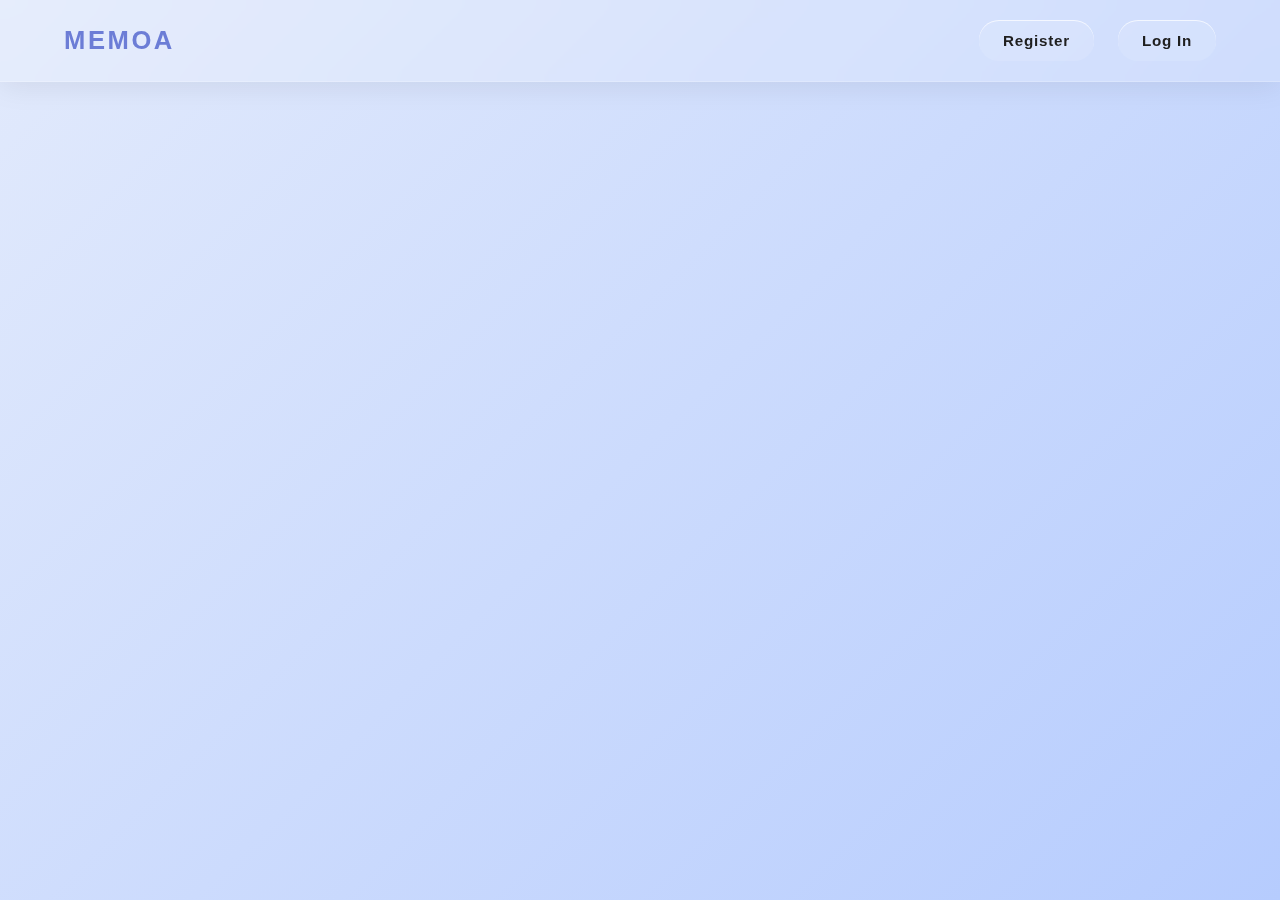
<file: html/index.html>
<!DOCTYPE html>
<html lang="en">
<head>
  <meta charset="UTF-8">
  <meta name="viewport" content="width=device-width, initial-scale=1.0">
  <title>Memoa | Organize your thoughts</title>
  <link rel="stylesheet" href="../css/style.css">
</head>
<body class="landing">
  <header class="landing__header">
    <div class="logo">Memoa</div>
    <nav class="landing__nav">
      <a href="../html/register.html" class="btn btn--secondary">Register</a>
      <a href="../html/login.html" class="btn btn--secondary">Log In</a>
    </nav>
  </header>

  <main class="hero">
    <div class="hero__text">
      <h1>Let's organize your thoughts</h1>
      <p>
        Structure ideas, keep track of todos and pin your favourites in one clean
        space. Memoa helps you stay in flow with a clear hierarchy and soft, calming
        visuals.
      </p>
      <div class="hero__cta">
        <a class="btn btn--primary" href="../html/register.html">Get Started</a>
        <small>Already have an account? <a href="../html/login.html">Log in</a></small>
      </div>
    </div>

    <div class="hero__card">
      <div style="width:100%;height:180px;border-radius:20px;background:rgba(171,196,255,0.35);margin-bottom:1.5rem;"></div>
      <p>
        “Memoa keeps everything where I need it. The interface is calm, the
        structure is intuitive, and the notes sync instantly.”
      </p>
    </div>
  </main>
</body>
</html>
</file>
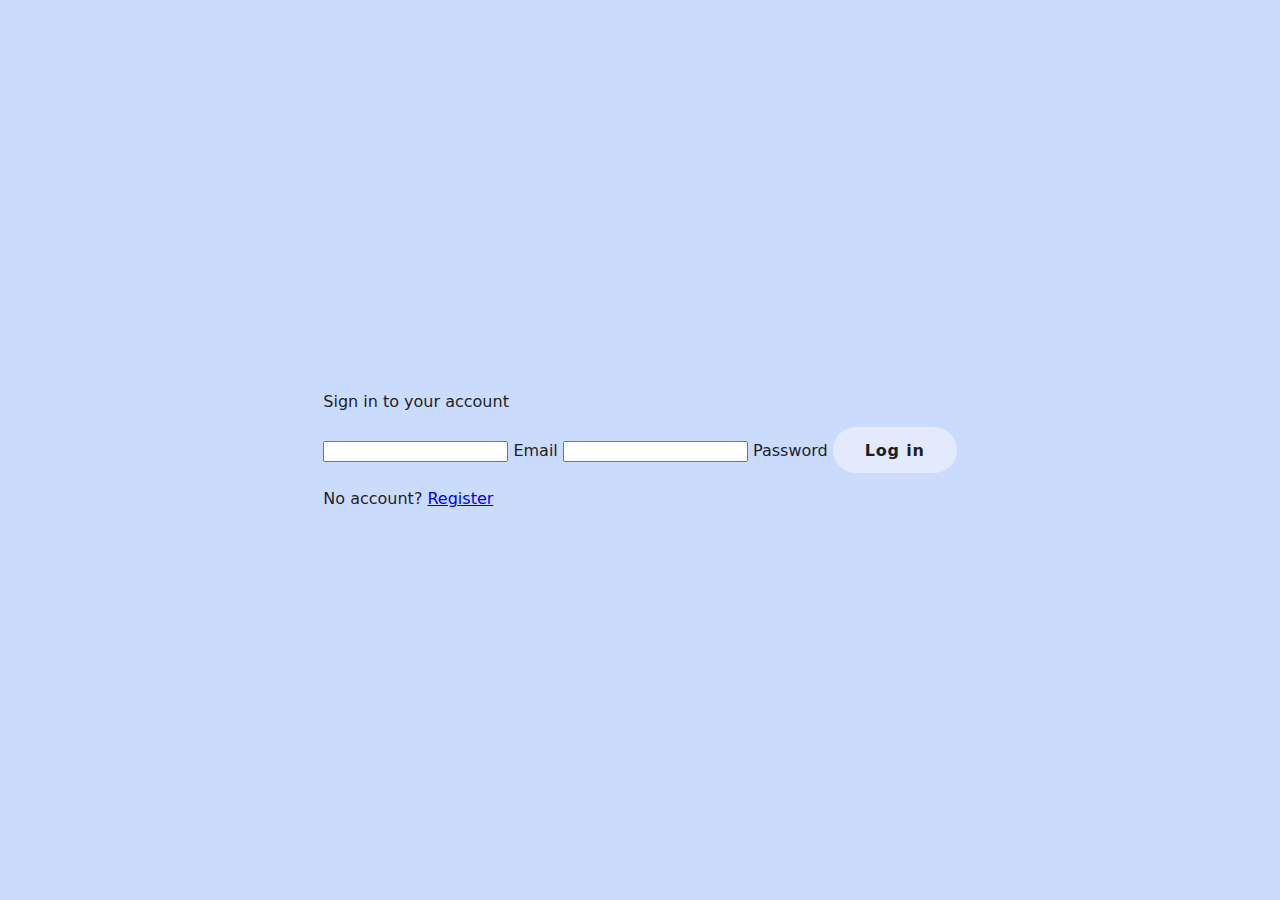
<file: html/dashboard.html>
<!DOCTYPE html>
<html lang="en">
<head>
  <meta charset="UTF-8">
  <meta name="viewport" content="width=device-width, initial-scale=1.0">
  <title>Memoa | My notes</title>
  <link rel="stylesheet" href="../css/style.css">
  <link rel="icon" type="image/png" href="../assets/Memoa.png">
</head>
<body class="dashboard-page">
  <div class="dashboard">
    <aside class="sidebar">
      <div class="sidebar__top">
        <a href="../html/index.html" class="sidebar__logo">Memoa</a>
        <button class="theme-toggle" id="themeToggle" aria-label="Toggle theme">☾</button>
      </div>
      <nav>
        <a href="../html/dashboard.html" class="active">Notes</a>
        <a href="../html/todo.html">To-do</a>
        <a href="../html/favourites.html">Favourites</a>
      </nav>
      <button class="sidebar__account-btn" id="sidebarAccount" aria-label="Account settings">
        <svg class="sidebar__account-icon" fill="none" height="20" viewBox="0 0 20 20" width="20" xmlns="http://www.w3.org/2000/svg">
          <g stroke="currentColor" stroke-linecap="round" stroke-width="1.5">
            <circle cx="10" cy="10" r="2.5"></circle>
            <path clip-rule="evenodd" d="m8.39079 2.80235c.53842-1.51424 2.67991-1.51424 3.21831-.00001.3392.95358 1.4284 1.40477 2.3425.97027 1.4514-.68995 2.9657.82427 2.2758 2.27575-.4345.91407.0166 2.00334.9702 2.34248 1.5143.53842 1.5143 2.67996 0 3.21836-.9536.3391-1.4047 1.4284-.9702 2.3425.6899 1.4514-.8244 2.9656-2.2758 2.2757-.9141-.4345-2.0033.0167-2.3425.9703-.5384 1.5142-2.67989 1.5142-3.21831 0-.33914-.9536-1.4284-1.4048-2.34247-.9703-1.45148.6899-2.96571-.8243-2.27575-2.2757.43449-.9141-.01669-2.0034-.97028-2.3425-1.51422-.5384-1.51422-2.67994.00001-3.21836.95358-.33914 1.40476-1.42841.97027-2.34248-.68996-1.45148.82427-2.9657 2.27575-2.27575.91407.4345 2.00333-.01669 2.34247-.97026z" fill-rule="evenodd"></path>
          </g>
        </svg>
        <span class="sidebar__account-label">Account</span>
      </button>
    </aside>

    <section class="workspace">
      <div class="workspace__header">
        <h2 class="workspace__title">My notes</h2>
        <button id="newNoteBtn" class="btn btn--new-note">+ New note</button>
      </div>

      <div class="workspace__body">
        <div class="notes-panel">
          <div id="notesGrid" class="notes-grid">
            <!-- Notes injected via JS -->
          </div>

          <form id="noteForm" class="form-card hidden" style="max-width:480px;">
            <h2 style="font-size:1.75rem;margin:0;">New note</h2>
            <label for="noteContent">
              Note
              <textarea id="noteContent" rows="5" placeholder="Write something..." required></textarea>
            </label>
            <label for="noteDueDate" class="note-form__date">
              Reminder (optional)
              <input id="noteDueDate" type="datetime-local">
            </label>
            <div class="note-card__actions" style="justify-content:flex-end;">
              <button type="button" class="btn btn--secondary" id="cancelNoteBtn">Cancel</button>
              <button type="submit" class="btn btn--primary">Save</button>
            </div>
          </form>
        </div>
        <aside class="assistant-panel" id="assistantPanel">
          <div class="assistant-panel__header">
            <div>
              <p class="assistant-panel__eyebrow">Memoa Assistant</p>
              <h3>Need a structure?</h3>
            </div>
            <button id="assistantOrganizeBtn" class="btn btn--secondary" type="button">
              Organize notes
            </button>
            <button id="assistantToggleBtn" class="assistant-toggle" type="button" aria-label="Toggle assistant">
              –
            </button>
          </div>

          <div id="assistantMessages" class="assistant-messages">
            <div class="assistant-message assistant-message--bot">
              Hi! Ask me anything or tap “Organize notes” and I’ll propose a clean structure.
            </div>
          </div>

          <form id="assistantForm" class="assistant-form">
            <input
              id="assistantInput"
              type="text"
              placeholder="e.g. Help me group ideas and todos"
              autocomplete="off"
              required
            >
            <button class="btn btn--primary" type="submit">Send</button>
          </form>
        </aside>
      </div>
    </section>
  </div>

  <script type="module" src="../js/main.js"></script>
  <script type="module" src="../js/theme-toggle.js"></script>
</body>
</html>
</file>
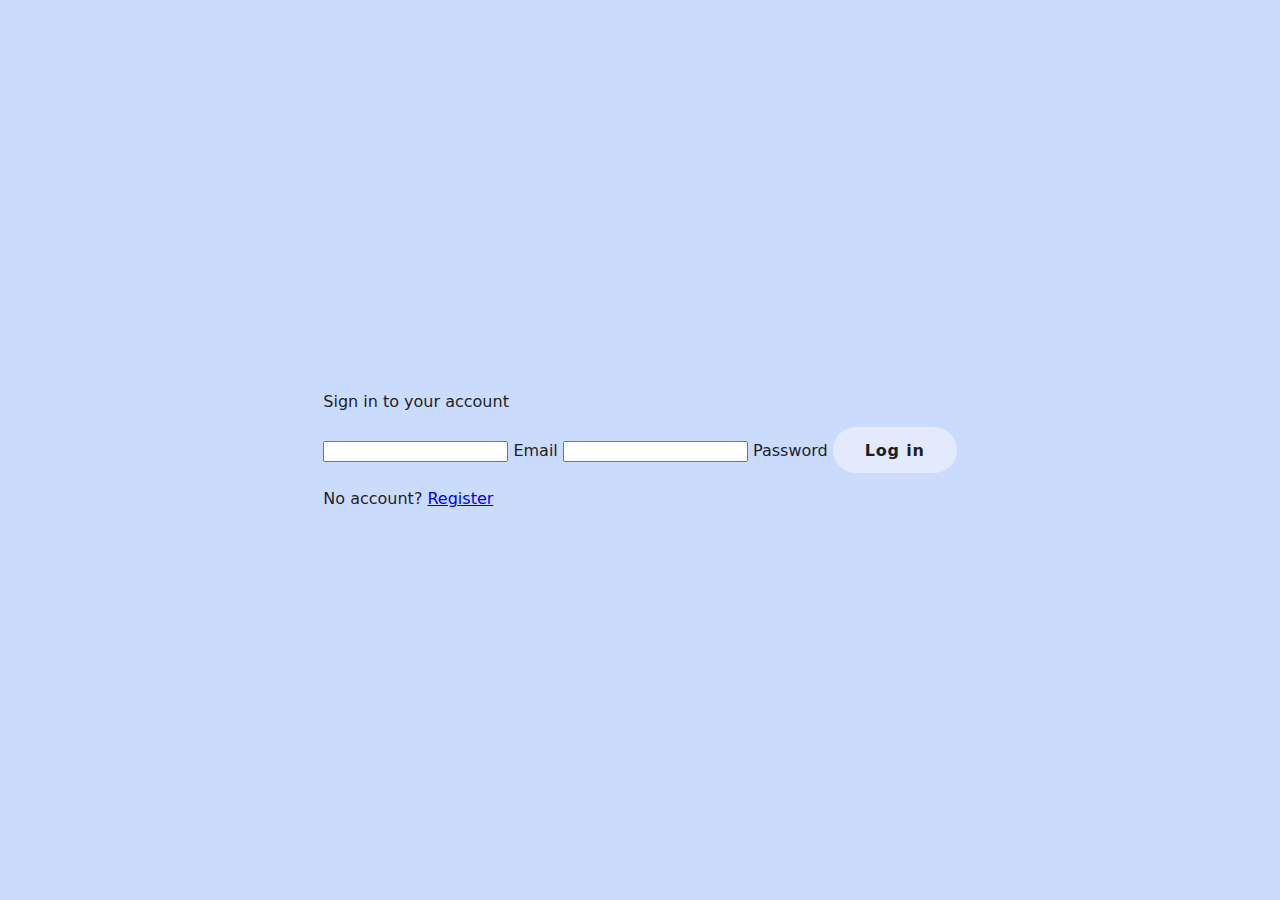
<file: html/favourites.html>
<!DOCTYPE html>
<html lang="en">
<head>
  <meta charset="UTF-8">
  <meta name="viewport" content="width=device-width, initial-scale=1.0">
  <title>Memoa | Favourites</title>
  <link rel="stylesheet" href="../css/style.css">
  <link rel="icon" type="image/png" href="../assets/Memoa.png">
</head>
<body class="dashboard-page">
  <div class="dashboard">
    <aside class="sidebar">
      <div class="sidebar__top">
        <a href="../html/index.html" class="sidebar__logo">Memoa</a>
        <button class="theme-toggle" id="themeToggle" aria-label="Toggle theme">☾</button>
      </div>
      <nav>
        <a href="../html/dashboard.html">Notes</a>
        <a href="../html/todo.html">To-do</a>
        <a href="../html/favourites.html" class="active">Favourites</a>
      </nav>
      <div class="sidebar__account" id="sidebarAccount"></div>
    </aside>

    <section class="workspace">
      <div class="workspace__header">
        <h2 class="workspace__title">Favourite snippets</h2>
      </div>

      <div class="favourites-wrapper">
        <form id="favouriteForm" class="favourites-form" enctype="multipart/form-data">
          <input id="favouriteTitle" type="text" placeholder="Title (optional)">
          <textarea id="favouriteContent" rows="3" placeholder="Add a highlight, link or snippet..." required></textarea>
          <label class="upload-chip" for="favouriteAttachment">Attach image</label>
          <input id="favouriteAttachment" type="file" accept="image/*">
          <div class="upload-preview" id="favouritePreviewWrapper" aria-hidden="true">
            <img id="favouritePreview" alt="Selected image preview" src="" />
          </div>
          <div class="favourites-form__actions">
            <input id="favouriteTag" type="text" placeholder="Tag (optional)">
            <select id="favouriteColor">
              <option value="sky">Sky</option>
              <option value="lavender">Lavender</option>
              <option value="peach">Peach</option>
              <option value="mint">Mint</option>
            </select>
            <button class="btn btn--primary" type="submit">Save favourite</button>
          </div>
        </form>

        <div id="favouritesGrid" class="favourites-grid">
          <!-- Favourite cards injected via JS -->
        </div>
      </div>
    </section>
  </div>

  <script type="module" src="../js/favourites.js"></script>
  <script type="module" src="../js/theme-toggle.js"></script>
</body>
</html>
</file>
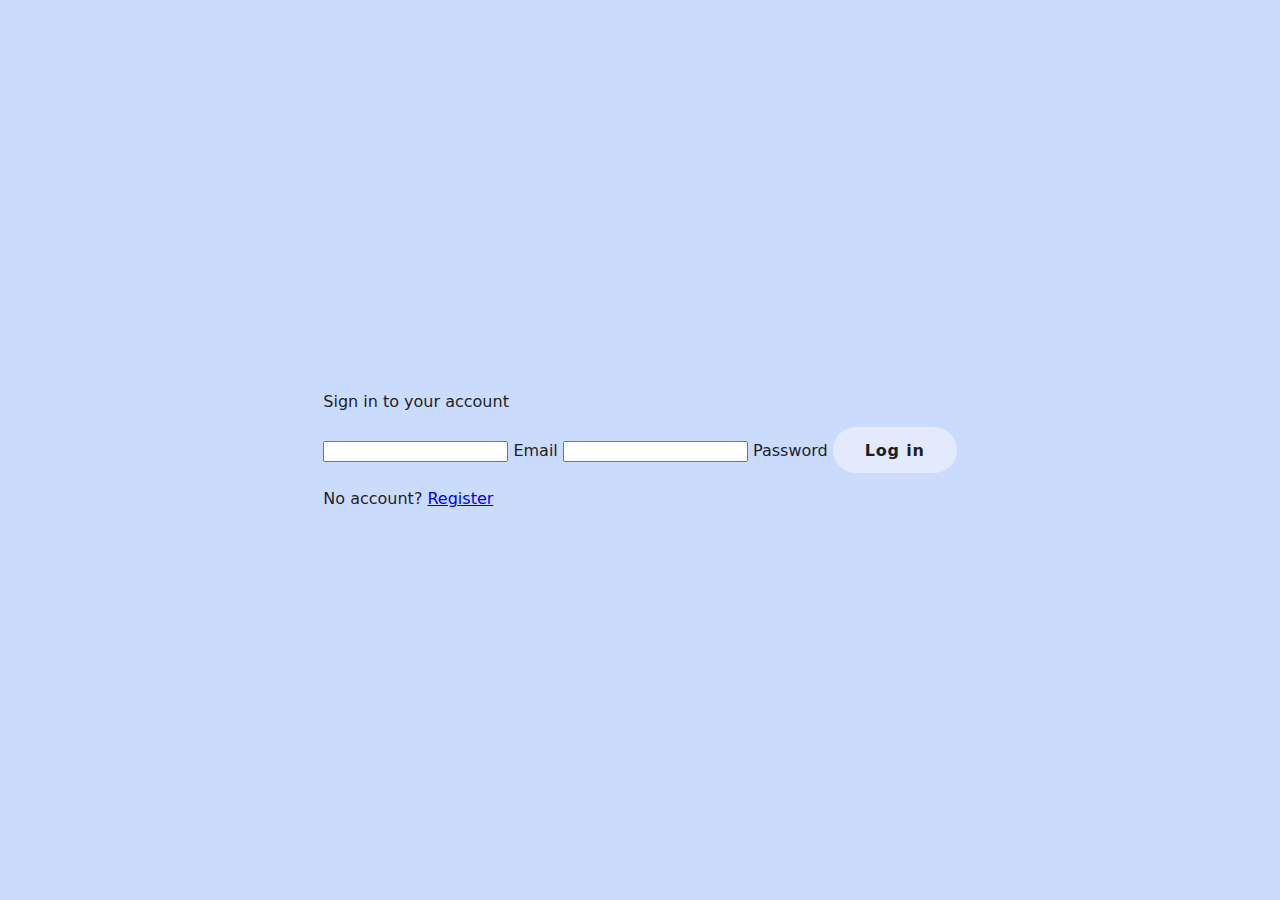
<file: html/hello.html>
<!DOCTYPE html>
<html lang="en">
<head>
  <meta charset="UTF-8">
  <meta name="viewport" content="width=device-width, initial-scale=1.0">
  <title>Memoa | Hello</title>
  <link rel="stylesheet" href="../css/style.css">
</head>
<body class="hello-page">
  <div class="hello-card">
    <h1 id="helloTitle">Hello!</h1>
    <p style="color:#f9fbff;max-width:460px;margin:0 auto 2rem;">
      Welcome back to your calm space for thoughts, todos and favourites. Ready to
      jump into your workspace?
    </p>
    <button id="proceedToNotes" class="btn btn--primary">Go to my notes</button>
  </div>

  <script type="module" src="../js/main.js"></script>
</body>
</html>
</file>
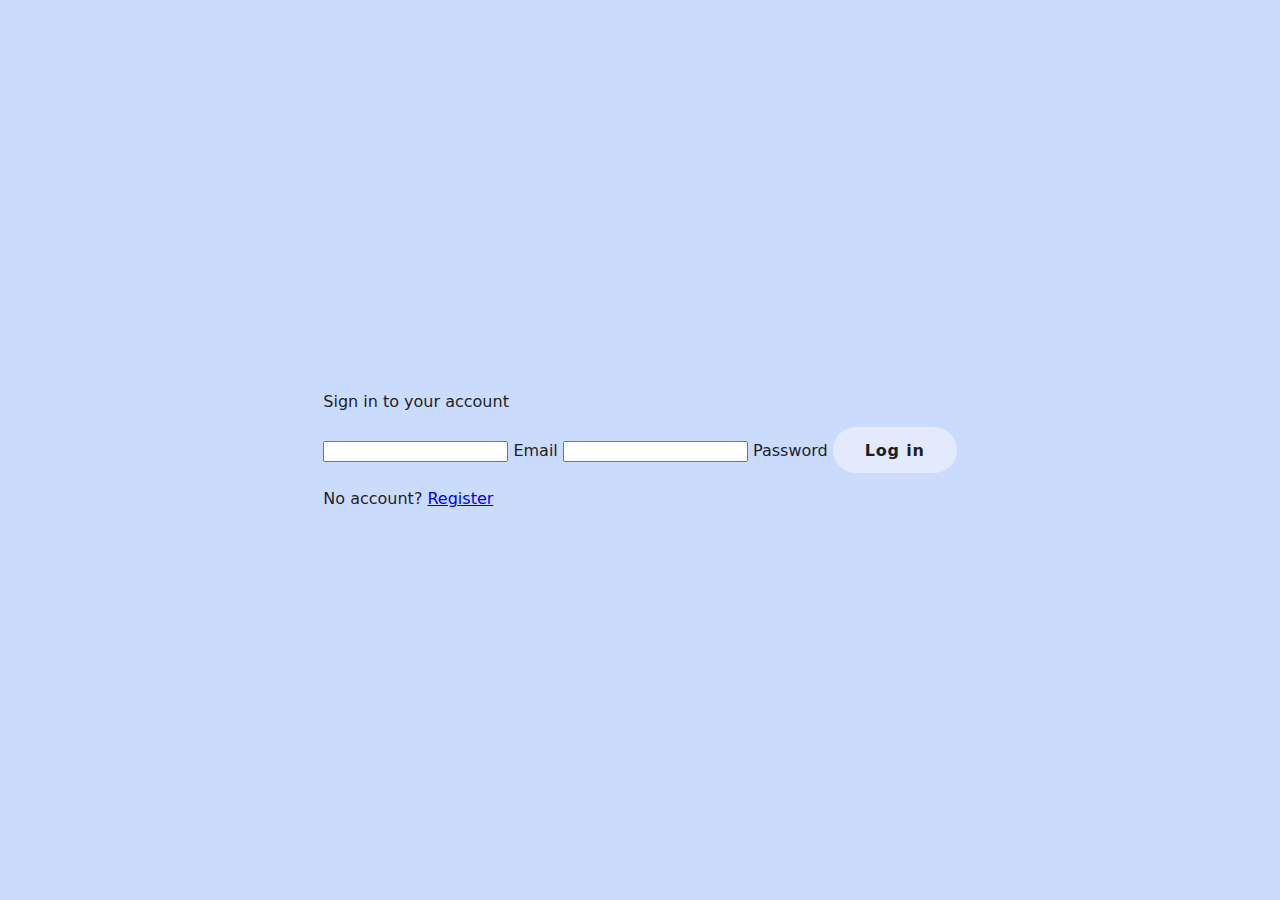
<file: html/login.html>
<!DOCTYPE html>
<html lang="en">
<head>
    <link rel="stylesheet" href="../css/style.css">
    <meta charset="UTF-8">
    <meta name="viewport" content="width=device-width, initial-scale=1.0">
    <title>Log In</title>
</head>
<body>
        <div class="formContainer">
            <form class="form">
       <p class="title">Sign in to your account</p>
            <label>
        <input required="" placeholder="" type="email" class="input">
        <span>Email</span>
    </label> 
      <label>
        <input required="" placeholder="" type="password" class="input">
        <span>Password</span>
    </label>
         <button type="submit" class="submit">
        Log in
      </button>

      <p class="signupLink">
        No account?
        <a href="../html/register.html">Register</a>
      </p>
   </form>
        </div>
</body>
</html>
</file>
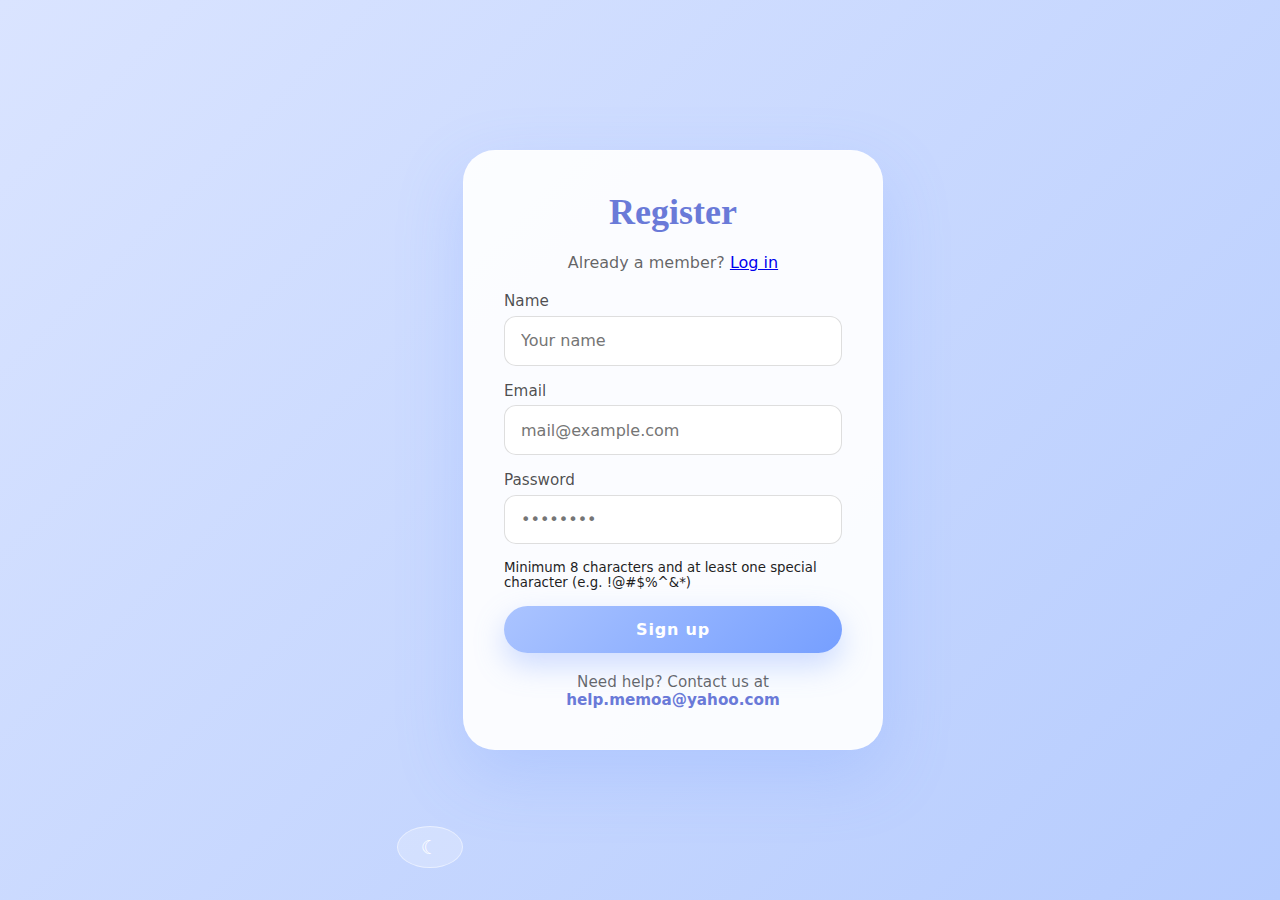
<file: html/register.html>
<!DOCTYPE html>
<html lang="en">
<head>
  <meta charset="UTF-8">
  <meta name="viewport" content="width=device-width, initial-scale=1.0">
  <title>Memoa | Register</title>
  <link rel="stylesheet" href="../css/style.css">
  <link rel="icon" type="image/png" href="../assets/Memoa.png">
</head>
<body class="auth-page">
  <div class="formContainer">
    <button class="theme-toggle theme-toggle--form" id="themeToggle" aria-label="Toggle theme">☾</button>
    <div class="form-card">
      <h1>Register</h1>
      <p>Already a member? <a href="../html/login.html">Log in</a></p>

      <form id="registerForm">
        <label for="registerName">
          Name
          <input id="registerName" name="name" type="text" placeholder="Your name" required>
        </label>
        <label for="registerEmail">
          Email
          <input id="registerEmail" name="email" type="email" placeholder="mail@example.com" required>
        </label>
        <label for="registerPassword">
          Password
          <input id="registerPassword" name="password" type="password" placeholder="••••••••" required minlength="8" pattern="(?=.*[!@#$%^&*]).{8,}" title="Minimum 8 characters and at least one special character (e.g. !@#$%^&*)">
        </label>
        <small class="input-hint">Minimum 8 characters and at least one special character (e.g. !@#$%^&*)</small>
        <button type="submit" class="btn btn--primary">Sign up</button>
      </form>

      <p class="form-footer">Need help? Contact us at <a href="mailto:help.memoa@yahoo.com">help.memoa@yahoo.com</a></p>
    </div>
  </div>

  <script type="module" src="../js/auth.js"></script>
  <script type="module" src="../js/theme-toggle.js"></script>
</body>
</html>
</file>
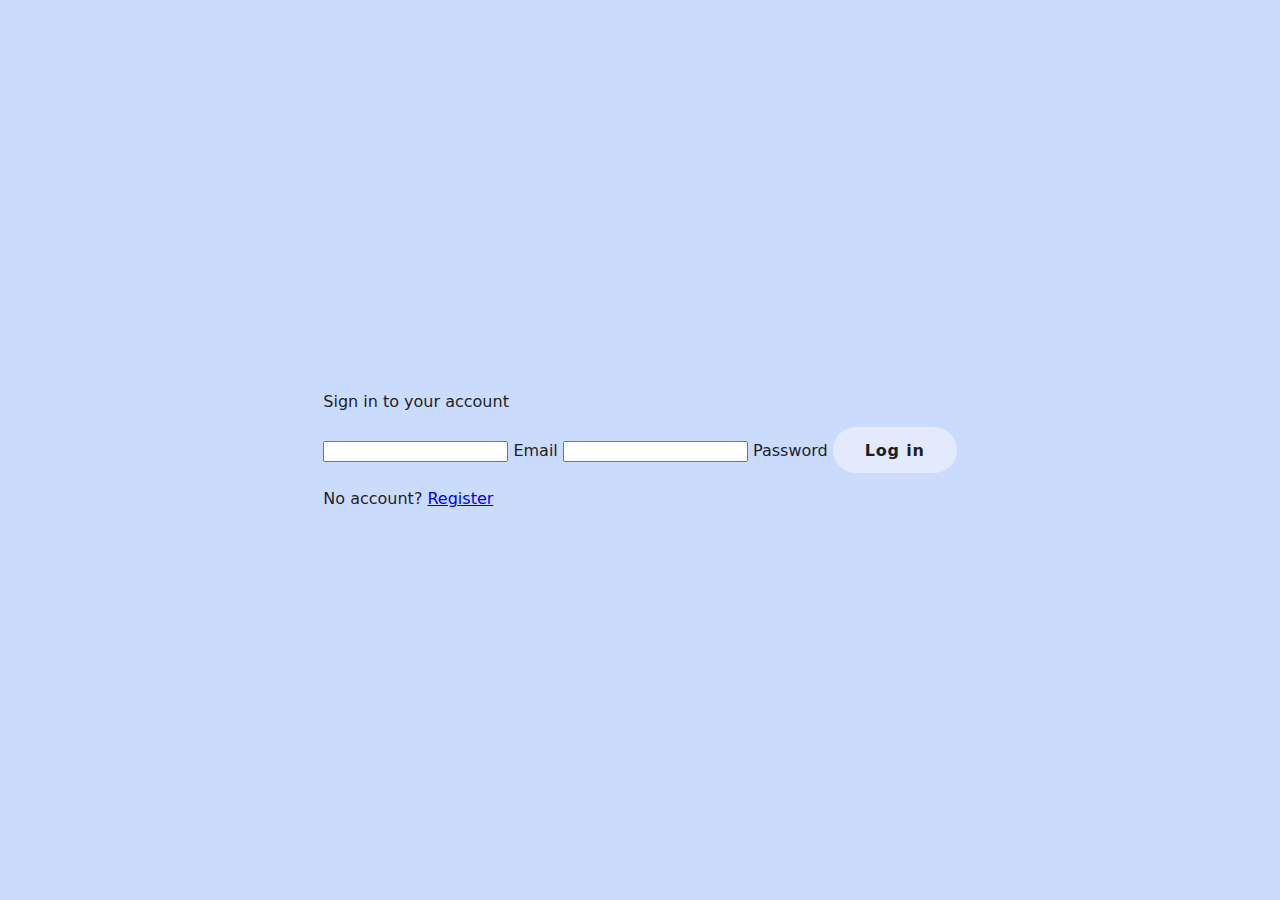
<file: html/todo.html>
<!DOCTYPE html>
<html lang="en">
<head>
  <meta charset="UTF-8">
  <meta name="viewport" content="width=device-width, initial-scale=1.0">
  <title>Memoa | To-do board</title>
  <link rel="stylesheet" href="../css/style.css">
  <link rel="icon" type="image/png" href="../assets/Memoa.png">
</head>
<body class="dashboard-page">
  <div class="dashboard">
    <aside class="sidebar">
      <div class="sidebar__top">
        <a href="../html/index.html" class="sidebar__logo">Memoa</a>
        <button class="theme-toggle" id="themeToggle" aria-label="Toggle theme">☾</button>
      </div>
      <nav>
        <a href="../html/dashboard.html">Notes</a>
        <a href="../html/todo.html" class="active">To-do</a>
        <a href="../html/favourites.html">Favourites</a>
      </nav>
      <button class="sidebar__account-btn" id="sidebarAccount" aria-label="Account settings">
        <svg class="sidebar__account-icon" fill="none" height="20" viewBox="0 0 20 20" width="20" xmlns="http://www.w3.org/2000/svg">
          <g stroke="currentColor" stroke-linecap="round" stroke-width="1.5">
            <circle cx="10" cy="10" r="2.5"></circle>
            <path clip-rule="evenodd" d="m8.39079 2.80235c.53842-1.51424 2.67991-1.51424 3.21831-.00001.3392.95358 1.4284 1.40477 2.3425.97027 1.4514-.68995 2.9657.82427 2.2758 2.27575-.4345.91407.0166 2.00334.9702 2.34248 1.5143.53842 1.5143 2.67996 0 3.21836-.9536.3391-1.4047 1.4284-.9702 2.3425.6899 1.4514-.8244 2.9656-2.2758 2.2757-.9141-.4345-2.0033.0167-2.3425.9703-.5384 1.5142-2.67989 1.5142-3.21831 0-.33914-.9536-1.4284-1.4048-2.34247-.9703-1.45148.6899-2.96571-.8243-2.27575-2.2757.43449-.9141-.01669-2.0034-.97028-2.3425-1.51422-.5384-1.51422-2.67994.00001-3.21836.95358-.33914 1.40476-1.42841.97027-2.34248-.68996-1.45148.82427-2.9657 2.27575-2.27575.91407.4345 2.00333-.01669 2.34247-.97026z" fill-rule="evenodd"></path>
          </g>
        </svg>
        <span class="sidebar__account-label">Account</span>
      </button>
    </aside>

    <section class="workspace">
      <div class="workspace__header">
        <h2 class="workspace__title">My to-dos</h2>
      </div>

      <div class="kanban-wrapper">
        <form id="kanbanAddForm" class="kanban-add-form">
          <textarea id="kanbanNewContent" placeholder="Add a new sticky note..." required></textarea>
          <button class="btn btn--primary" type="submit">Add</button>
        </form>

        <div class="kanban-board" id="kanbanBoard">
          <div class="kanban-column" data-stage="todo">
            <h3>To do</h3>
            <div class="kanban-dropzone" data-stage="todo"></div>
          </div>
          <div class="kanban-column" data-stage="in-progress">
            <h3>In process</h3>
            <div class="kanban-dropzone" data-stage="in-progress"></div>
          </div>
          <div class="kanban-column" data-stage="done">
            <h3>Done</h3>
            <div class="kanban-dropzone" data-stage="done"></div>
          </div>
        </div>
      </div>
    </section>
  </div>

  <script type="module" src="../js/kanban.js"></script>
  <script type="module" src="../js/theme-toggle.js"></script>
</body>
</html>
</file>
<file: css/style.css>
/* Improve text visibility for dark mode */
.hero__heading {
  color: #6174e0;
}

:root[data-theme='dark'] .hero__heading {
  color: #bfcaff;
}

.hero__desc {
  color: rgba(31, 31, 31, 0.85);
}

:root[data-theme='dark'] .hero__desc {
  color: #e0e6ff;
}

.hero__small {
  color: #444;
}

:root[data-theme='dark'] .hero__small {
  color: #bfcaff;
}

.hero__card-text {
  color: #222;
}

:root[data-theme='dark'] .hero__card-text {
  color: #e0e6ff;
}
@import url('https://fonts.googleapis.com/css2?family=Libre+Baskerville:wght@400;700&family=Inter:wght@400;500;600&display=swap');

:root {
  --bg-light: #E2EAFC;
  --bg-dark: #B6CCFE;
  --accent-primary: #ABC4FF;
  --accent-secondary: #769FFF;
  --panel: #CBDBFD;
  --card: #B6CCFE;
  --text-dark: #1F1F1F;
  --text-light: #FFFFFF;
  --shadow-color: rgba(118, 159, 255, 0.25);
  font-family: 'Inter', system-ui, -apple-system, BlinkMacSystemFont, 'Segoe UI', sans-serif;
}

:root[data-theme='dark'] {
  --bg-light: #1f253a;
  --bg-dark: #111525;
  --accent-primary: #7a8dff;
  --accent-secondary: #5e7bff;
  --panel: #181d2f;
  --card: #222741;
  --text-dark: #f5f7ff;
  --text-light: #f5f7ff;
  --shadow-color: rgba(0, 0, 0, 0.5);
}

* {
  box-sizing: border-box;
}

html,
body {
  height: 100%;
  margin: 0;
}

body {
  min-height: 100vh;
  color: var(--text-dark);
  background-color: var(--panel);
  transition: background-color 0.3s ease, color 0.3s ease;
}

@keyframes heroReveal {
  from {
    opacity: 0;
    transform: translateY(40px);
  }
  to {
    opacity: 1;
    transform: translateY(0);
  }
}

::selection {
  background: rgba(118, 159, 255, 0.35);
  color: var(--text-dark);
}

body.landing,
body.hello-page {
  background: linear-gradient(135deg, var(--bg-light) 0%, var(--bg-dark) 100%);
  padding-top: 5.5rem;
}

body.auth-page {
  background: linear-gradient(135deg, #dae4ff, var(--bg-dark));
}

body.dashboard-page {
  background: var(--panel);
}

.landing__header {
  position: fixed;
  top: 0;
  left: 0;
  right: 0;
  z-index: 1000;
  display: flex;
  justify-content: space-between;
  align-items: center;
  padding: 1.25rem 4rem;
  font-family: 'Inter', sans-serif;
  background: rgba(255, 255, 255, 0.15);
  backdrop-filter: blur(12px);
  border-bottom: 1px solid rgba(255, 255, 255, 0.2);
  box-shadow: 0 4px 30px rgba(0, 0, 0, 0.08);
  transition: all 0.3s ease;
}

/* Dark theme overrides for header and nav pills */
:root[data-theme='dark'] .landing__header {
  background: rgba(18, 22, 34, 0.6);
  border-bottom: 1px solid rgba(255, 255, 255, 0.04);
  box-shadow: 0 8px 40px rgba(0, 0, 0, 0.6);
}

:root[data-theme='dark'] .landing__nav a {
  background: rgba(255, 255, 255, 0.04);
  color: var(--text-light);
}

:root:not([data-theme='dark']) .landing__nav a {
  color: var(--text-dark);
}

/* Ensure header uses theme variables for stronger dark-mode appearance */
.landing__header {
  color: var(--text-dark);
}

:root[data-theme='dark'] .landing__header {
  color: var(--text-light);
  background: linear-gradient(180deg, rgba(30,34,52,0.7), rgba(18,22,34,0.7));
  border-bottom: 1px solid rgba(255,255,255,0.06);
}

.landing__nav a {
  /* make pills use the card color when available */
  background-clip: padding-box;
}

.theme-toggle {
  width: 42px;
  height: 42px;
  border-radius: 50%;
  border: 1px solid rgba(255, 255, 255, 0.5);
  background: rgba(255, 255, 255, 0.25);
  display: flex;
  align-items: center;
  justify-content: center;
  cursor: pointer;
  font-size: 1.2rem;
  color: #fff;
  transition: background 0.3s ease, transform 0.2s ease;
}

.dashboard .theme-toggle {
  margin-left: auto;
  background: rgba(0, 0, 0, 0.15);
  border-color: rgba(255, 255, 255, 0.1);
}

.theme-toggle:hover {
  transform: translateY(-2px);
  background: rgba(255, 255, 255, 0.4);
}

.theme-toggle--form {
  align-self: flex-end;
  margin-bottom: 1rem;
}

.theme-toggle:hover {
  transform: translateY(-2px);
  background: rgba(255, 255, 255, 0.4);
}

.logo {
  font-size: 1.6rem;
  font-weight: 700;
  color: #6c7dd6;
  letter-spacing: 0.1em;
  text-transform: uppercase;
  transition: transform 0.3s ease;
}

.logo:hover {
  transform: scale(1.05);
}

.landing__nav {
  display: flex;
  gap: 1.5rem;
  align-items: center;
}

.landing__nav a {
  text-decoration: none;
  color: var(--text-dark);
  font-weight: 600;
  font-size: 0.95rem;
  padding: 0.75rem 1.5rem;
  border-radius: 20px;
  transition: all 0.3s ease;
  background: rgba(255, 255, 255, 0.1);
}

.landing__nav a:hover {
  background: rgba(255, 255, 255, 0.25);
  transform: translateY(-2px);
  box-shadow: 0 8px 20px rgba(108, 125, 214, 0.2);
}

.hero {
  display: grid;
  grid-template-columns: repeat(auto-fit, minmax(320px, 1fr));
  align-items: center;
  gap: 3rem;
  padding: 4rem 4rem 4rem;
}

.hero__text h1 {
  font-family: 'Libre Baskerville', serif;
  font-size: clamp(3rem, 5vw, 4.5rem);
  color: #6174e0;
  margin-bottom: 1.5rem;
  letter-spacing: -0.02em;
}

.hero__text {
  opacity: 0;
  animation: heroReveal 0.85s ease forwards;
}

.hero__text p {
  line-height: 1.6;
  max-width: 480px;
  color: rgba(31, 31, 31, 0.85);
}

.hero__cta {
  margin-top: 2rem;
  display: flex;
  gap: 1rem;
  align-items: center;
}

.hero__card {
  background: rgba(255, 255, 255, 0.2);
  border-radius: 28px;
  padding: 2.25rem;
  border: 1px solid rgba(255, 255, 255, 0.35);
  box-shadow: 0 25px 60px var(--shadow-color);
  backdrop-filter: blur(18px);
  min-height: 320px;
  opacity: 0;
  animation: heroReveal 0.9s ease forwards 0.12s;
}

button,
.btn {
  outline: none;
  border: none;
  cursor: pointer;
  border-radius: 999px;
  padding: 0.85rem 2rem;
  font-size: 1rem;
  font-weight: 600;
  letter-spacing: 0.05em;
  background: var(--bg-light);
  color: var(--text-dark);
  transition: transform 0.2s ease, box-shadow 0.2s ease;
  font-family: inherit;
}

.btn--primary {
  background: linear-gradient(135deg, var(--accent-primary), var(--accent-secondary));
  color: var(--text-light);
  box-shadow: 0 12px 30px rgba(118, 159, 255, 0.35);
  position: relative;
  overflow: hidden;
}

.btn--primary::after {
  content: '';
  position: absolute;
  inset: 0;
  border-radius: inherit;
  background: rgba(255, 255, 255, 0.18);
  opacity: 0;
  transition: opacity 0.25s ease;
}

.btn--primary:hover::after {
  opacity: 1;
}
.btn--secondary {
  background: rgba(255, 255, 255, 0.8);
  color: #6376e0;
  box-shadow: inset 0 1px 0 rgba(255, 255, 255, 0.7);
}

button:hover,
.btn:hover {
  transform: translateY(-1px);
  box-shadow: 0 15px 30px rgba(118, 159, 255, 0.2);
}

.formContainer {
  display: flex;
  justify-content: center;
  align-items: center;
  min-height: 100vh;
  padding: 1rem;
}

.form-card {
  width: min(420px, 100%);
  background: rgba(255, 255, 255, 0.92);
  border-radius: 32px;
  padding: 2.5rem;
  box-shadow: 0 25px 65px rgba(118, 159, 255, 0.25);
  border: 1px solid rgba(255, 255, 255, 0.35);
  display: flex;
  flex-direction: column;
  gap: 1.25rem;
}

.form-card h1 {
  font-family: 'Libre Baskerville', serif;
  text-align: center;
  margin: 0;
  font-size: 2.25rem;
  color: #6a7ad8;
}

.form-card p {
  text-align: center;
  color: rgba(31, 31, 31, 0.7);
  margin: 0;
}

.form-card form {
  display: flex;
  flex-direction: column;
  gap: 1rem;
}

.form-card label {
  display: flex;
  flex-direction: column;
  gap: 0.35rem;
  font-size: 0.95rem;
  color: rgba(31, 31, 31, 0.8);
}

.form-card input,
.form-card textarea {
  border-radius: 12px;
  border: 1px solid rgba(31, 31, 31, 0.15);
  padding: 0.9rem 1rem;
  font-size: 1rem;
  font-family: inherit;
  background: rgba(255, 255, 255, 0.85);
}

.form-card input:focus,
.form-card textarea:focus {
  outline: 2px solid rgba(118, 159, 255, 0.6);
  border-color: transparent;
}

.form-card .form-footer {
  text-align: center;
  font-size: 0.95rem;
}

.form-card .form-footer a {
  color: #6a7ad8;
  text-decoration: none;
  font-weight: 600;
}

.form-card .form-footer a:hover {
  text-decoration: underline;
}

.hello-screen {
  min-height: 100vh;
  display: flex;
  flex-direction: column;
  align-items: center;
  justify-content: center;
  text-align: center;
  gap: 1.5rem;
  padding: 2rem;
  color: #f9fbff;
}

.hello-screen h1 {
  font-family: 'Libre Baskerville', serif;
  font-size: clamp(2.5rem, 6vw, 4rem);
  letter-spacing: 0.05em;
}

.hello-screen p {
  font-size: 1.1rem;
  opacity: 0.9;
}

.dashboard {
  display: grid;
  grid-template-columns: 260px 1fr;
  min-height: 100vh;
}

.sidebar {
  background: linear-gradient(180deg, #2b2f43, #1c2033);
  color: #e9ecff;
  padding: 2rem 1.5rem;
  display: flex;
  flex-direction: column;
  gap: 2rem;
}

.sidebar__logo {
  font-size: 1.5rem;
  font-weight: 700;
  color: inherit;
  text-decoration: none;
  cursor: pointer;
  display: block;
}

.sidebar nav {
  display: flex;
  flex-direction: column;
  gap: 1rem;
}

.sidebar__top {
  display: flex;
  justify-content: space-between;
  align-items: center;
  gap: 0.5rem;
}

.sidebar nav a {
  color: #e9ecff;
  text-decoration: none;
  font-weight: 500;
  opacity: 0.8;
}

.sidebar nav a.active {
  opacity: 1;
}

.sidebar__account {
  margin-top: auto;
  font-size: 0.9rem;
  opacity: 0.8;
}

.workspace {
  padding: 3rem;
  background: var(--panel);
  display: flex;
  flex-direction: column;
  gap: 2rem;
}

.workspace__body {
  display: grid;
  grid-template-columns: minmax(0, 1fr) 320px;
  gap: 2rem;
  align-items: flex-start;
}

.notes-panel {
  display: flex;
  flex-direction: column;
  gap: 2rem;
}

.kanban-wrapper {
  display: flex;
  flex-direction: column;
  gap: 2rem;
}

.kanban-board {
  display: grid;
  grid-template-columns: repeat(auto-fit, minmax(260px, 1fr));
  gap: 1.5rem;
}

.kanban-column {
  background: rgba(255, 255, 255, 0.78);
  border-radius: 24px;
  padding: 1.25rem;
  display: flex;
  flex-direction: column;
  gap: 1rem;
  min-height: 360px;
  box-shadow: 0 20px 40px rgba(118, 159, 255, 0.2);
  border: 1px solid rgba(255, 255, 255, 0.4);
  backdrop-filter: blur(12px);
}

.kanban-column h3 {
  margin: 0;
  font-size: 1.2rem;
  color: #4d5fd1;
}

.kanban-dropzone {
  flex: 1;
  display: flex;
  flex-direction: column;
  gap: 1rem;
  min-height: 250px;
}

.kanban-dropzone.drag-over {
  outline: 2px dashed rgba(118, 159, 255, 0.6);
  outline-offset: 6px;
}

.sticky-note {
  background: #e4eaff;
  border-radius: 18px;
  padding: 1rem;
  min-height: 120px;
  box-shadow: 0 15px 25px rgba(0, 0, 0, 0.1);
  cursor: grab;
  display: flex;
  flex-direction: column;
  gap: 0.75rem;
}

.sticky-note[data-stage='in-progress'] {
  background: #d1dbff;
}

.sticky-note[data-stage='done'] {
  background: #c0d0ff;
}

.sticky-note textarea {
  border: none;
  background: transparent;
  resize: none;
  min-height: 80px;
  font-size: 0.95rem;
  color: #2f2f2f;
}

.sticky-note textarea:focus {
  outline: none;
}

.sticky-note__actions {
  display: flex;
  justify-content: space-between;
  font-size: 0.8rem;
  color: rgba(47, 47, 47, 0.6);
}

.kanban-add-form {
  display: flex;
  gap: 0.75rem;
  align-items: center;
}

.kanban-add-form textarea {
  flex: 1;
  border-radius: 18px;
  border: 1px solid rgba(31, 31, 31, 0.1);
  padding: 0.85rem 1rem;
  font-size: 1rem;
  resize: none;
  min-height: 80px;
}

.favourites-wrapper {
  display: flex;
  flex-direction: column;
  gap: 2rem;
}

.favourites-form {
  background: rgba(255, 255, 255, 0.9);
  border-radius: 24px;
  padding: 1.5rem;
  display: flex;
  flex-direction: column;
  gap: 0.85rem;
  box-shadow: 0 20px 40px rgba(118, 159, 255, 0.2);
}

.favourites-form input,
.favourites-form textarea,
.favourites-form select {
  border-radius: 14px;
  border: 1px solid rgba(31, 31, 31, 0.15);
  padding: 0.8rem 1rem;
  font-size: 1rem;
  font-family: inherit;
}
}

.favourites-form__actions {
  display: flex;
  justify-content: space-between;
  gap: 1rem;
  flex-wrap: wrap;
}

.favourites-form__actions input {
  flex: 1;
  min-width: 180px;
}

.favourites-form__actions select {
  min-width: 140px;
}

.note-form__date {
  display: flex;
  flex-direction: column;
  gap: 0.35rem;
  font-size: 0.95rem;
  color: rgba(31, 31, 31, 0.7);
}

.note-form__date input {
  border-radius: 12px;
  border: 1px solid rgba(31, 31, 31, 0.15);
  padding: 0.65rem 0.85rem;
  font-size: 1rem;
}

.upload-chip {
  border: 1px dashed rgba(31, 31, 31, 0.2);
  border-radius: 14px;
  padding: 0.8rem 1rem;
  font-size: 0.95rem;
  color: rgba(31, 31, 31, 0.7);
  display: inline-flex;
  align-items: center;
  gap: 0.5rem;
  cursor: pointer;
  transition: border-color 0.2s ease;
}

.upload-chip input {
  display: none;
}

.upload-chip:hover {
  border-color: rgba(118, 159, 255, 0.6);
  color: #6174e0;
}

.favourite-card__image {
  width: 100%;
  border-radius: 14px;
  max-height: 160px;
  object-fit: cover;
}

.favourites-grid {
  display: grid;
  grid-template-columns: repeat(auto-fit, minmax(220px, 1fr));
  gap: 1.5rem;
}

.favourite-card {
  border-radius: 24px;
  padding: 1.25rem;
  min-height: 160px;
  display: flex;
  flex-direction: column;
  gap: 0.75rem;
  box-shadow: 0 18px 35px rgba(0, 0, 0, 0.12);
  color: var(--text-dark);
}

:root[data-theme='dark'] .favourite-card {
  color: #e0e6ff;
}

.favourite-card h4 {
  color: #222;
}

:root[data-theme='dark'] .favourite-card h4 {
  color: #e0e6ff;
}

.favourite-card__tag {
  color: #444;
}

:root[data-theme='dark'] .favourite-card__tag {
  color: #bfcaff;
}
}

.favourite-card h4 {
  margin: 0;
  font-size: 1.1rem;
}

.favourite-card__tag {
  text-transform: uppercase;
  font-size: 0.7rem;
  letter-spacing: 0.2em;
  opacity: 0.7;
}

.favourite-card__actions {
  margin-top: auto;
  display: flex;
  justify-content: flex-end;
}

.favourite-card button {
  background: rgba(255, 255, 255, 0.3);
  border-radius: 999px;
  padding: 0.4rem 1rem;
}

.favourite-card.sky {
  background: linear-gradient(135deg, #dbe6ff, #aecbff);
  color: #222;
}
:root[data-theme='dark'] .favourite-card.sky {
  background: linear-gradient(135deg, #3a4666, #2a3450);
  color: #e0e6ff;
}
}

.favourite-card.lavender {
  background: linear-gradient(135deg, #e9dbff, #c5b0ff);
  color: #222;
}
:root[data-theme='dark'] .favourite-card.lavender {
  background: linear-gradient(135deg, #4a4066, #2e2540);
  color: #e0e6ff;
}
}

.favourite-card.peach {
  background: linear-gradient(135deg, #ffe3d7, #ffc3a9);
  color: #222;
}
:root[data-theme='dark'] .favourite-card.peach {
  background: linear-gradient(135deg, #664a40, #402a25);
  color: #e0e6ff;
}
}

.favourite-card.mint {
  background: linear-gradient(135deg, #dff9e5, #b6f0cc);
  color: #222;
}
:root[data-theme='dark'] .favourite-card.mint {
  background: linear-gradient(135deg, #40664a, #25402a);
  color: #e0e6ff;
}
}

.workspace__header {
  display: flex;
  justify-content: space-between;
  align-items: center;
}

.workspace__title {
  font-family: 'Libre Baskerville', serif;
  font-size: 2.5rem;
  color: #6a7ad8;
}

:root[data-theme='dark'] .workspace__title {
  color: #bfcaff;
}
}

.notes-grid {
  display: grid;
  grid-template-columns: repeat(auto-fit, minmax(200px, 1fr));
  gap: 1.5rem;
}

.note-card {
  background: var(--card);
  border-radius: 20px;
  padding: 1.5rem;
  min-height: 150px;
  display: flex;
  flex-direction: column;
  gap: 0.75rem;
  color: var(--text-dark);
  box-shadow: inset 0 1px 0 rgba(255, 255, 255, 0.4);
  transition: box-shadow 0.3s ease, transform 0.2s ease;
}

.note-card--overdue {
  box-shadow: 0 0 0 2px rgba(255, 99, 132, 0.5), inset 0 1px 0 rgba(255, 255, 255, 0.4);
}

.note-card--soon {
  box-shadow: 0 0 0 2px rgba(255, 193, 79, 0.5), inset 0 1px 0 rgba(255, 255, 255, 0.4);
}

.note-card textarea {
  border: none;
  background: transparent;
  width: 100%;
  resize: none;
  font-family: inherit;
  font-size: 1rem;
  min-height: 120px;
  color: inherit;
}

.note-card textarea:focus {
  outline: none;
}

.checklist {
  display: flex;
  flex-direction: column;
  gap: 0.6rem;
}

.checklist-item {
  display: flex;
  align-items: center;
  gap: 0.65rem;
  padding: 0.5rem 0.75rem;
  border-radius: 12px;
  background: rgba(255, 255, 255, 0.35);
}

.checklist-item input[type='checkbox'] {
  width: 18px;
  height: 18px;
  accent-color: var(--accent-secondary);
}

.checklist-item span {
  flex: 1;
  font-size: 0.95rem;
}

.checklist-item--done span {
  text-decoration: line-through;
  opacity: 0.65;
}

.note-card__actions {
  margin-top: auto;
  display: flex;
  justify-content: flex-end;
  gap: 0.5rem;
}

.note-form__date input {
  width: 100%;
  border-radius: 12px;
  border: 1px solid rgba(31, 31, 31, 0.15);
  padding: 0.75rem 0.9rem;
  font-size: 0.95rem;
}

.note-due {
  font-size: 0.85rem;
  font-weight: 600;
  display: inline-flex;
  align-items: center;
  gap: 0.4rem;
  padding: 0.35rem 0.8rem;
  border-radius: 999px;
  background: rgba(255, 255, 255, 0.4);
  width: max-content;
}

.note-due--overdue {
  color: #b22b3f;
  background: rgba(178, 43, 63, 0.18);
}

.note-due--soon {
  color: #b36a15;
  background: rgba(255, 193, 79, 0.25);
}

.note-due--future {
  color: #3b6ad9;
  background: rgba(99, 150, 255, 0.2);
}

.note-card__due {
  font-size: 0.85rem;
  text-transform: uppercase;
  letter-spacing: 0.15em;
  color: rgba(31, 31, 31, 0.65);
}

.note-card__due--soon {
  color: #f5a524;
}

.note-card__due--overdue {
  color: #ff6b6b;
}

.btn--new-note {
  background: var(--accent-secondary);
  color: var(--text-light);
}

.assistant-panel {
  background: rgba(255, 255, 255, 0.9);
  border-radius: 28px;
  padding: 1.75rem;
  box-shadow: 0 25px 60px rgba(64, 88, 145, 0.2);
  display: flex;
  flex-direction: column;
  gap: 1.25rem;
}

.assistant-panel__header {
  display: flex;
  justify-content: space-between;
  gap: 1rem;
  align-items: center;
}

.assistant-panel__eyebrow {
  text-transform: uppercase;
  letter-spacing: 0.2em;
  font-size: 0.7rem;
  margin: 0;
  color: rgba(31, 31, 31, 0.5);
}

.assistant-panel h3 {
  margin: 0.2rem 0 0;
  font-size: 1.4rem;
  color: #5f6fd6;
}

.assistant-toggle {
  border: none;
  background: rgba(118, 159, 255, 0.2);
  color: #6a7ad8;
  font-size: 1.4rem;
  width: 36px;
  height: 36px;
  border-radius: 50%;
  cursor: pointer;
}

.assistant-panel.assistant-panel--collapsed {
  padding: 1rem 1.25rem;
  gap: 0.5rem;
}

.assistant-panel--collapsed h3 {
  margin: 0;
}

.assistant-panel--collapsed .assistant-messages,
.assistant-panel--collapsed .assistant-form,
.assistant-panel--collapsed #assistantOrganizeBtn {
  display: none;
}

.assistant-messages {
  display: flex;
  flex-direction: column;
  gap: 0.75rem;
  max-height: 360px;
  overflow-y: auto;
  padding-right: 0.5rem;
}

.assistant-message {
  padding: 0.85rem 1rem;
  border-radius: 16px;
  font-size: 0.95rem;
  line-height: 1.35;
  background: rgba(118, 159, 255, 0.15);
  color: #394263;
}

.assistant-message--user {
  background: var(--accent-secondary);
  color: var(--text-light);
  align-self: flex-end;
}

.assistant-form {
  display: flex;
  align-items: stretch;
  gap: 0.75rem;
  width: 100%;
}

.assistant-form input {
  flex: 1;
  min-width: 0;
  border-radius: 999px;
  border: 1px solid rgba(31, 31, 31, 0.1);
  padding: 0.85rem 1.2rem;
  font-size: 1rem;
}

.assistant-form button {
  flex-shrink: 0;
}

.assistant-form input:focus {
  outline: 2px solid rgba(118, 159, 255, 0.4);
  border-color: transparent;
}

.hidden {
  display: none !important;
}

@media (max-width: 960px) {
  .landing__header,
  .hero {
    padding: 1.5rem;
  }

  .dashboard {
    grid-template-columns: 1fr;
  }

  .sidebar {
    flex-direction: row;
    align-items: center;
    justify-content: space-between;
  }

  .sidebar nav {
    flex-direction: row;
    flex-wrap: wrap;
  }

  .workspace {
    padding: 2rem;
  }

  .workspace__body {
    grid-template-columns: 1fr;
  }

  .assistant-panel {
    position: sticky;
    top: 1rem;
  }

  .kanban-board {
    grid-template-columns: 1fr;
  }
}
</file>
